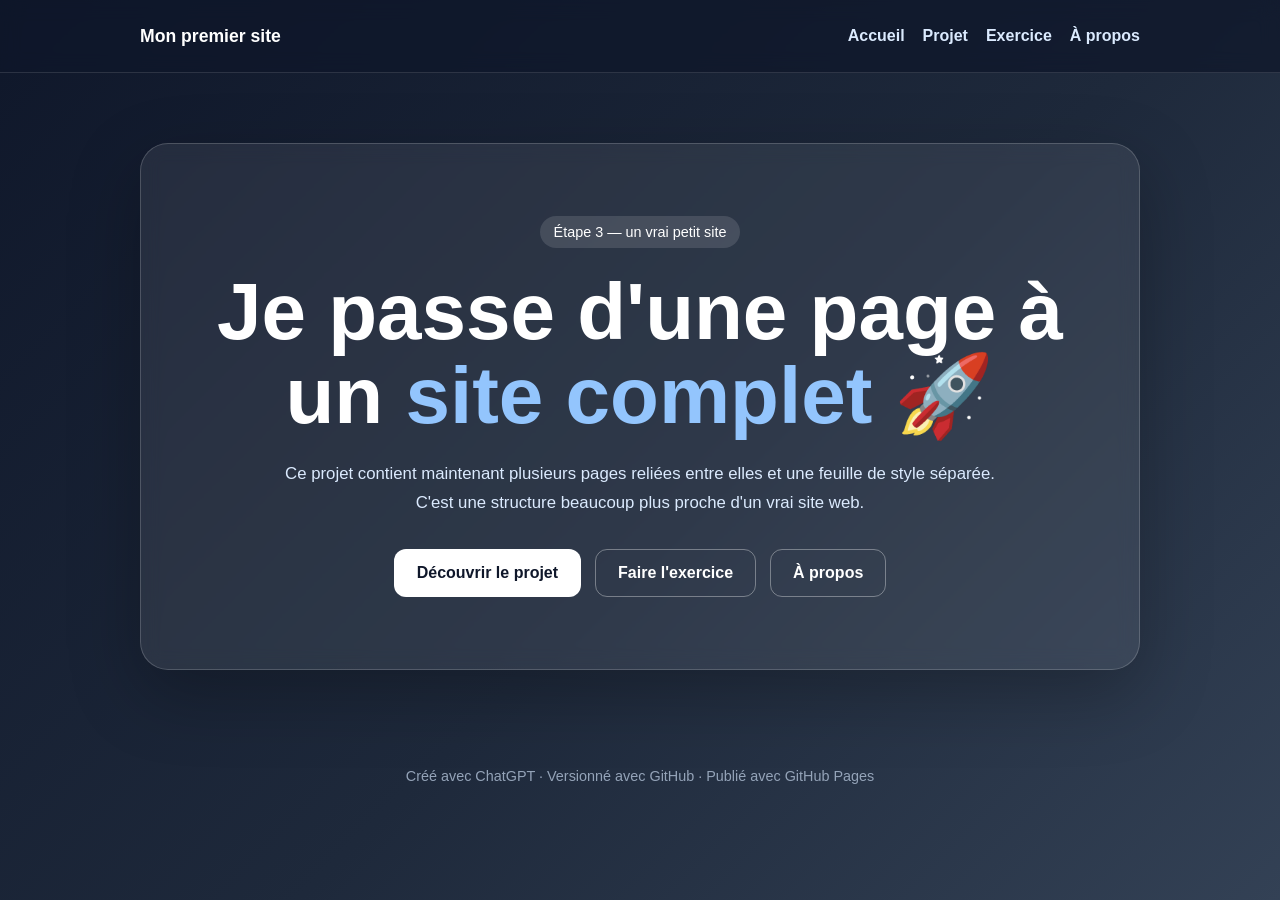
<file: index.html>
<!DOCTYPE html>
<html lang="fr">
<head>
  <meta charset="UTF-8">
  <meta name="viewport" content="width=device-width, initial-scale=1.0">
  <title>Mon premier vrai site</title>
  <link rel="stylesheet" href="styles.css">
</head>
<body>
  <header>
    <div class="container">
      <nav>
        <a class="brand" href="index.html">Mon premier site</a>
        <div class="nav-links">
          <a href="index.html">Accueil</a>
          <a href="projet.html">Projet</a>
          <a href="exercice.html">Exercice</a>
          <a href="a-propos.html">À propos</a>
        </div>
      </nav>
    </div>
  </header>

  <main class="container">
    <section class="hero">
      <div class="badge">Étape 3 — un vrai petit site</div>
      <h1>Je passe d'une page à un <span class="accent">site complet</span> 🚀</h1>
      <p>
        Ce projet contient maintenant plusieurs pages reliées entre elles et une feuille de style séparée.
        C'est une structure beaucoup plus proche d'un vrai site web.
      </p>

      <div class="actions">
        <a class="button primary" href="projet.html">Découvrir le projet</a>
        <a class="button" href="exercice.html">Faire l'exercice</a>
        <a class="button" href="a-propos.html">À propos</a>
      </div>
    </section>
  </main>

  <footer>Créé avec ChatGPT · Versionné avec GitHub · Publié avec GitHub Pages</footer>
</body>
</html>
</file>
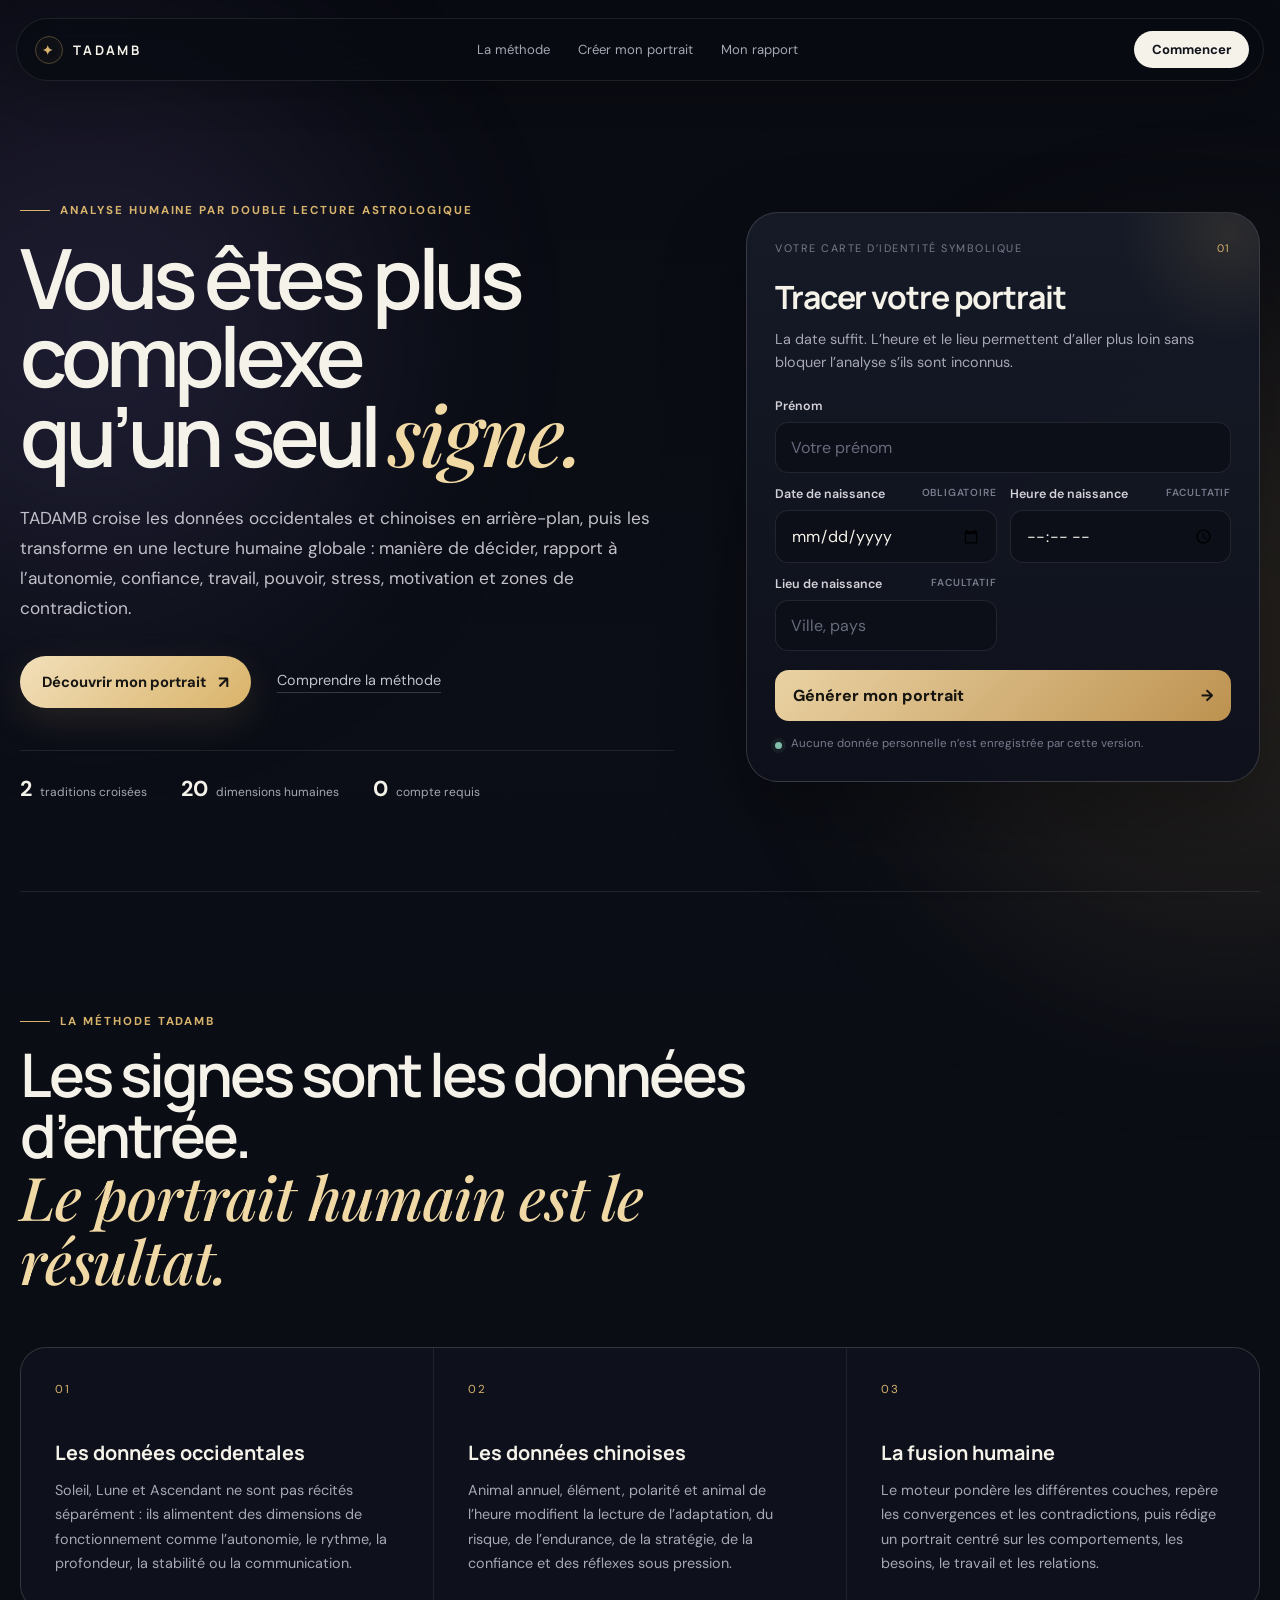
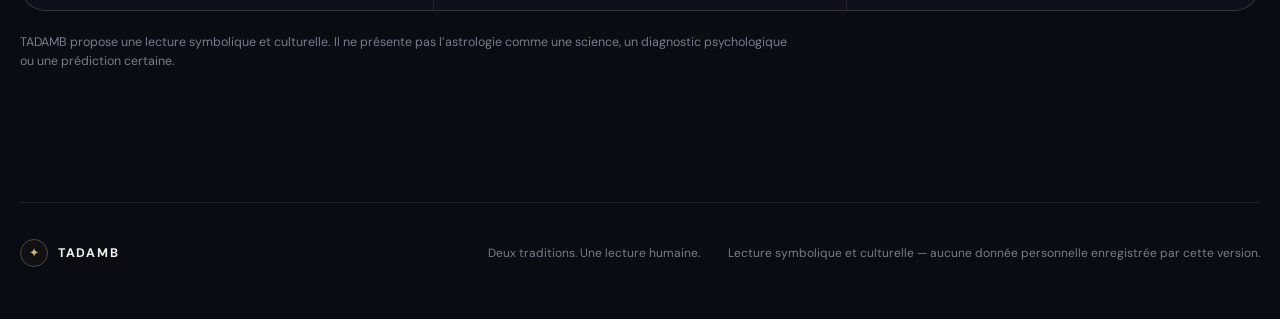
<file: tadamb/index.html>
<!doctype html>
<html lang="fr">
<head>
  <meta charset="utf-8" />
  <meta name="viewport" content="width=device-width,initial-scale=1" />
  <meta name="description" content="TADAMB — portrait astrologique croisé occidental et chinois, transformé en analyse humaine globale." />
  <meta name="theme-color" content="#0b0d16" />
  <title>TADAMB — Deux traditions. Une lecture humaine.</title>
  <link rel="stylesheet" href="styles.css" />
  <link rel="stylesheet" href="v4.css" />
</head>
<body>
  <div class="ambient ambient-a"></div><div class="ambient ambient-b"></div>
  <header class="site-header">
    <a class="brand" href="#top" aria-label="TADAMB — accueil"><span class="brand-orbit">✦</span><span>TADAMB</span></a>
    <nav class="site-nav" aria-label="Navigation principale"><a href="#method">La méthode</a><a href="#birth-studio">Créer mon portrait</a><a href="#results">Mon rapport</a></nav>
    <a class="header-cta" href="#birth-studio">Commencer</a>
  </header>

  <main id="top">
    <section class="hero-v3">
      <div class="hero-copy">
        <p class="kicker"><span></span> Analyse humaine par double lecture astrologique</p>
        <h1>Vous êtes plus complexe<br>qu’un seul <em>signe.</em></h1>
        <p class="hero-lead">TADAMB croise les données occidentales et chinoises en arrière-plan, puis les transforme en une lecture humaine globale : manière de décider, rapport à l’autonomie, confiance, travail, pouvoir, stress, motivation et zones de contradiction.</p>
        <div class="hero-actions"><a href="#birth-studio" class="primary-link">Découvrir mon portrait <span>↗</span></a><a href="#method" class="text-link">Comprendre la méthode</a></div>
        <div class="trust-row"><div><strong>2</strong><span>traditions croisées</span></div><div><strong>20</strong><span>dimensions humaines</span></div><div><strong>0</strong><span>compte requis</span></div></div>
      </div>

      <aside id="birth-studio" class="birth-studio" aria-labelledby="birth-title">
        <div class="studio-topline"><span>Votre carte d’identité symbolique</span><span class="studio-index">01</span></div>
        <h2 id="birth-title">Tracer votre portrait</h2>
        <p>La date suffit. L’heure et le lieu permettent d’aller plus loin sans bloquer l’analyse s’ils sont inconnus.</p>
        <form id="birth-form" class="birth-form" novalidate>
          <label class="field field-name"><span>Prénom</span><input id="firstName" name="firstName" type="text" placeholder="Votre prénom" autocomplete="given-name" /></label>
          <label class="field"><span>Date de naissance <b>obligatoire</b></span><input id="birthDate" name="birthDate" type="date" required /></label>
          <label class="field"><span>Heure de naissance <i>facultatif</i></span><input id="birthTime" name="birthTime" type="time" /></label>
          <label class="field"><span>Lieu de naissance <i>facultatif</i></span><input id="birthPlace" name="birthPlace" type="text" placeholder="Ville, pays" /></label>
          <button id="submitButton" type="submit">Générer mon portrait <span>→</span></button>
        </form>
        <div class="privacy-line"><span class="privacy-dot"></span><p id="status" class="status" aria-live="polite">Aucune donnée personnelle n’est enregistrée par cette version.</p></div>
      </aside>
    </section>

    <section id="method" class="method-section">
      <div class="method-intro"><p class="kicker"><span></span> La méthode TADAMB</p><h2>Les signes sont les données d’entrée.<br><em>Le portrait humain est le résultat.</em></h2></div>
      <div class="method-grid">
        <article><span class="method-no">01</span><h3>Les données occidentales</h3><p>Soleil, Lune et Ascendant ne sont pas récités séparément : ils alimentent des dimensions de fonctionnement comme l’autonomie, le rythme, la profondeur, la stabilité ou la communication.</p></article>
        <article><span class="method-no">02</span><h3>Les données chinoises</h3><p>Animal annuel, élément, polarité et animal de l’heure modifient la lecture de l’adaptation, du risque, de l’endurance, de la stratégie, de la confiance et des réflexes sous pression.</p></article>
        <article><span class="method-no">03</span><h3>La fusion humaine</h3><p>Le moteur pondère les différentes couches, repère les convergences et les contradictions, puis rédige un portrait centré sur les comportements, les besoins, le travail et les relations.</p></article>
      </div>
      <p class="method-note">TADAMB propose une lecture symbolique et culturelle. Il ne présente pas l’astrologie comme une science, un diagnostic psychologique ou une prédiction certaine.</p>
    </section>

    <section id="results" class="results hidden" aria-live="polite">
      <div class="results-hero">
        <div class="result-title-wrap"><p class="kicker"><span></span> Votre portrait TADAMB</p><h2><span id="profileDisplayName">Votre</span> fonctionnement humain</h2><p id="resultIntro">Un portrait construit à partir des informations réellement disponibles.</p></div>
        <div class="precision-card location-card"><span>Niveau de précision</span><strong id="profileLevel">—</strong><small id="resolvedMeta">—</small></div>
      </div>

      <nav class="result-nav" aria-label="Navigation du portrait"><a href="#overview">Repères</a><a href="#western">Architecture interne</a><a href="#china">Adaptation</a><a href="#fusion">Analyse fusionnée</a><a href="#detailedReport">Rapport humain</a></nav>

      <section id="overview" class="overview-stage">
        <div class="overview-copy"><p class="section-label">Les données sources</p><h3>Six repères.<br><em>Une seule analyse.</em></h3><p>Les signes restent visibles ici pour transparence. Dans le rapport, ils sont convertis en dimensions humaines et ne sont plus récités les uns après les autres.</p></div>
        <div class="signature-grid result-grid">
          <div class="signature-card"><span>Soleil</span><strong id="sunSign">—</strong><small>Identité, volonté, direction</small></div>
          <div class="signature-card"><span>Lune</span><strong id="moonSign">—</strong><small>Besoin émotionnel, intimité</small></div>
          <div class="signature-card"><span>Ascendant</span><strong id="risingSign">—</strong><small>Présence, première impression</small></div>
          <div class="signature-card chinese-signature"><span>Animal annuel</span><strong id="yearAnimal">—</strong><small>Stratégie d’adaptation</small></div>
          <div class="signature-card chinese-signature"><span>Élément & polarité</span><strong id="yearElement">—</strong><small>Rythme et modulation</small></div>
          <div class="signature-card chinese-signature"><span>Animal de l’heure</span><strong id="hourAnimal">—</strong><small>Réaction instinctive</small></div>
        </div>
      </section>

      <div class="dual-reading">
        <article id="western" class="reading-panel occidental"><div class="reading-heading"><div><span class="section-label">Source occidentale</span><h3>Votre architecture interne.</h3></div><span class="reading-glyph">☉ ☽ ↑</span></div><p id="westernText" class="portrait-text"></p><div class="reading-foot"><span>Identité</span><span>Monde intérieur</span><span>Présence sociale</span></div></article>
        <article id="china" class="reading-panel chinese"><div class="reading-heading"><div><span class="section-label">Source chinoise</span><h3>Votre style d’adaptation.</h3></div><span class="reading-glyph">陰陽</span></div><p id="chineseText" class="portrait-text"></p><div class="chinese-detail-grid">
          <article class="micro-card"><span>Décision</span><p id="chineseTemperament"></p></article><article class="micro-card"><span>Ressources au travail</span><p id="chineseStrengths"></p></article><article class="micro-card"><span>Sous pression</span><p id="chineseChallenges"></p></article><article class="micro-card"><span>Lien & confiance</span><p id="chineseLove"></p></article><article class="micro-card"><span>Rapport à l’autorité</span><p id="chineseWork"></p></article><article class="micro-card"><span>Tension structurante</span><p id="chineseElementText"></p></article>
        </div></article>
      </div>

      <article id="fusion" class="fusion result-card"><div class="fusion-mark">✦</div><div class="fusion-body"><span class="section-label">Analyse humaine fusionnée</span><h3>Ce que l’ensemble raconte<br><em>de votre fonctionnement.</em></h3><p class="fusion-intro">Les références astrologiques disparaissent ici au profit d’une lecture intégrée : moteurs, contradictions, décisions, relations et comportement sous contrainte.</p><p id="fusionText" class="portrait-text large"></p><div id="combinationAnalysis" class="combination-analysis" hidden></div></div></article>

      <section id="detailedReport" class="report-panel">
        <div class="report-head"><div><span class="section-label">Rapport humain TADAMB</span><h3>Votre fonctionnement fusionné,<br><em>en profondeur.</em></h3></div><button id="exportPdfBtn" class="pdf-export-btn" type="button" disabled>Exporter en PDF</button></div>
        <nav id="reportTabs" class="report-tabs" aria-label="Onglets du rapport"></nav>
        <div id="reportContent" class="report-content"></div>
      </section>

      <div class="deep-dive-marker"><div><span class="section-label">Mise en situation</span><h3>Les grilles pratiques</h3></div><p>Des traductions concrètes du portrait dans les situations de vie, de travail et de relation.</p></div>

      <details class="deep-section life-panel" open><summary><div><span class="section-label">Domaines de vie</span><h3>Comment ce fonctionnement s’exprime</h3></div><span class="summary-plus">+</span></summary><div class="deep-inner"><div class="life-grid">
        <article class="life-card"><span>Travail</span><p id="lifeWork"></p></article><article class="life-card"><span>Amour</span><p id="lifeLove"></p></article><article class="life-card"><span>Amitiés</span><p id="lifeFriends"></p></article><article class="life-card"><span>Communication</span><p id="lifeCommunication"></p></article><article class="life-card"><span>Argent & sécurité</span><p id="lifeMoney"></p></article><article class="life-card"><span>Créativité & projets</span><p id="lifeCreativity"></p></article><article class="life-card"><span>Famille & attachement</span><p id="lifeFamily"></p></article><article class="life-card"><span>Changement & décisions</span><p id="lifeChange"></p></article><article class="life-card"><span>Points de vigilance</span><p id="lifeWatch"></p></article>
      </div></div></details>

      <details class="deep-section keys-panel"><summary><div><span class="section-label">Clés personnelles</span><h3>Ce qui vous porte et vous fragilise</h3></div><span class="summary-plus">+</span></summary><div class="deep-inner"><div class="keys-grid">
        <article class="key-card"><span>Forces</span><p id="keyStrengths"></p></article><article class="key-card"><span>Fragilités</span><p id="keyFragilities"></p></article><article class="key-card"><span>Besoins profonds</span><p id="keyNeeds"></p></article><article class="key-card"><span>Ce qui vous motive</span><p id="keyMotivations"></p></article><article class="key-card"><span>Ce qui vous épuise</span><p id="keyDrains"></p></article><article class="key-card"><span>Compatibilités relationnelles</span><p id="keyCompatibility"></p></article>
      </div></div></details>

      <details class="deep-section manual-panel"><summary><div><span class="section-label">Votre mode d’emploi</span><h3>Comment fonctionner avec vous</h3></div><span class="summary-plus">+</span></summary><div class="deep-inner"><div class="manual-grid">
        <article><span>Pour vous approcher</span><p id="manualApproach"></p></article><article><span>Pour vous convaincre</span><p id="manualConvince"></p></article><article><span>En cas de conflit</span><p id="manualConflict"></p></article><article><span>Quand ça va mal</span><p id="manualSupport"></p></article><article><span>Ce qui vous fait décrocher</span><p id="manualDisconnect"></p></article>
      </div></div></details>

      <details class="deep-section compatibility-panel"><summary><div><span class="section-label">Compatibilité entre signes</span><h3>Une grille secondaire, jamais le portrait principal</h3></div><span class="summary-plus">+</span></summary><div class="deep-inner"><div class="compat-grid">
        <article class="compat-card strong"><span>Affinités naturelles</span><p id="compatStrong"></p></article><article class="compat-card complementary"><span>Complémentarités</span><p id="compatComplementary"></p></article><article class="compat-card demanding"><span>Relations plus exigeantes</span><p id="compatDemanding"></p></article>
      </div></div></details>

      <aside class="precision"><strong>Transparence de calcul</strong><p id="precisionWarning"></p></aside>
    </section>
  </main>

  <footer class="site-footer"><div><span class="brand-orbit">✦</span><strong>TADAMB</strong></div><p>Deux traditions. Une lecture humaine.</p><small>Lecture symbolique et culturelle — aucune donnée personnelle enregistrée par cette version.</small></footer>
  <script type="module" src="js/main.js"></script>
</body>
</html>
</file>
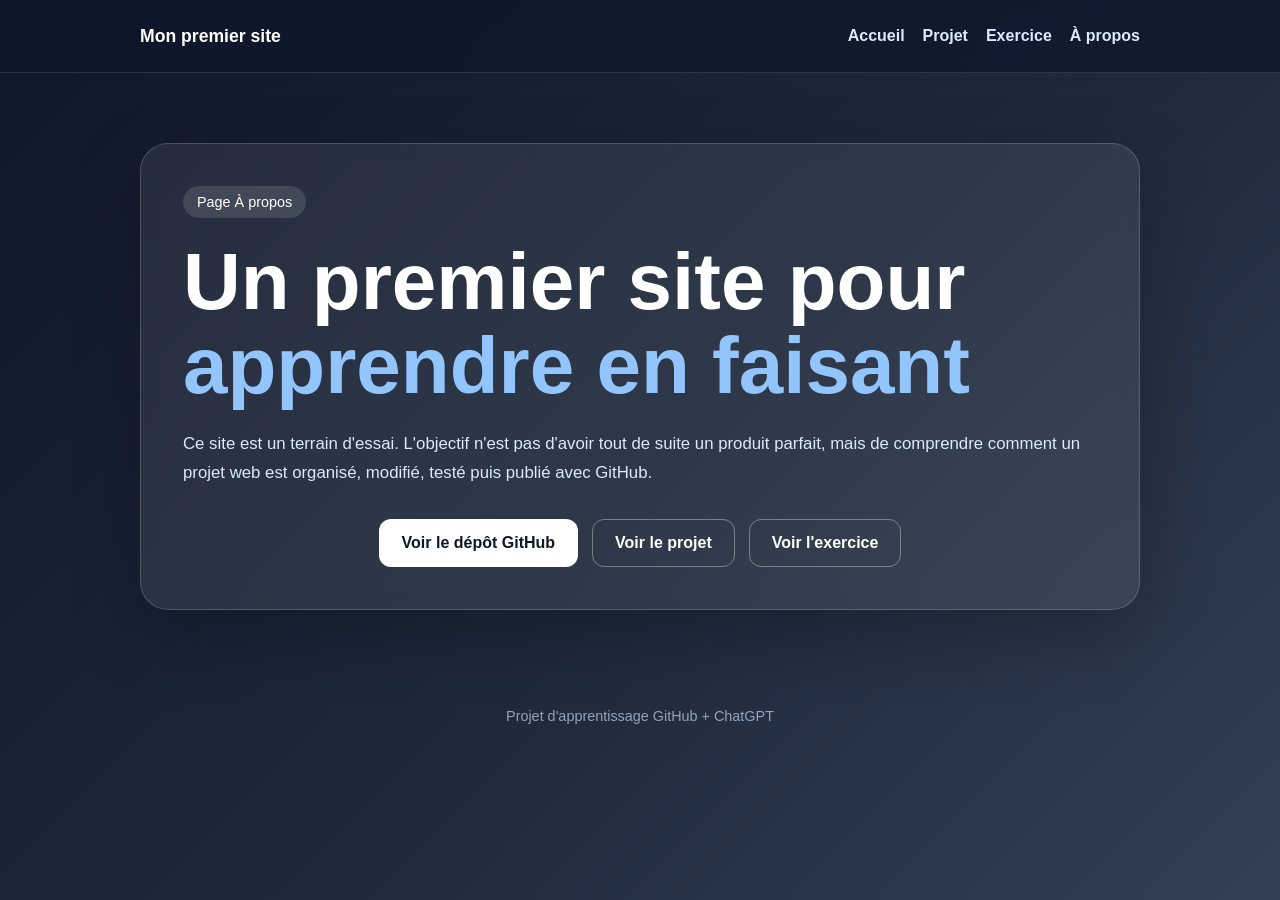
<file: a-propos.html>
<!DOCTYPE html>
<html lang="fr">
<head>
  <meta charset="UTF-8">
  <meta name="viewport" content="width=device-width, initial-scale=1.0">
  <title>À propos — Mon premier site</title>
  <link rel="stylesheet" href="styles.css">
</head>
<body>
  <header>
    <div class="container">
      <nav>
        <a class="brand" href="index.html">Mon premier site</a>
        <div class="nav-links">
          <a href="index.html">Accueil</a>
          <a href="projet.html">Projet</a>
          <a href="exercice.html">Exercice</a>
          <a href="a-propos.html">À propos</a>
        </div>
      </nav>
    </div>
  </header>

  <main class="container">
    <section class="panel">
      <div class="badge">Page À propos</div>
      <h1>Un premier site pour <span class="accent">apprendre en faisant</span></h1>
      <p>
        Ce site est un terrain d'essai. L'objectif n'est pas d'avoir tout de suite un produit parfait,
        mais de comprendre comment un projet web est organisé, modifié, testé puis publié avec GitHub.
      </p>
      <div class="actions">
        <a class="button primary" href="https://github.com/WillHaz/Mon-premier-projet-" target="_blank" rel="noopener noreferrer">Voir le dépôt GitHub</a>
        <a class="button" href="projet.html">Voir le projet</a>
        <a class="button" href="exercice.html">Voir l'exercice</a>
      </div>
    </section>
  </main>

  <footer>Projet d'apprentissage GitHub + ChatGPT</footer>
</body>
</html>
</file>
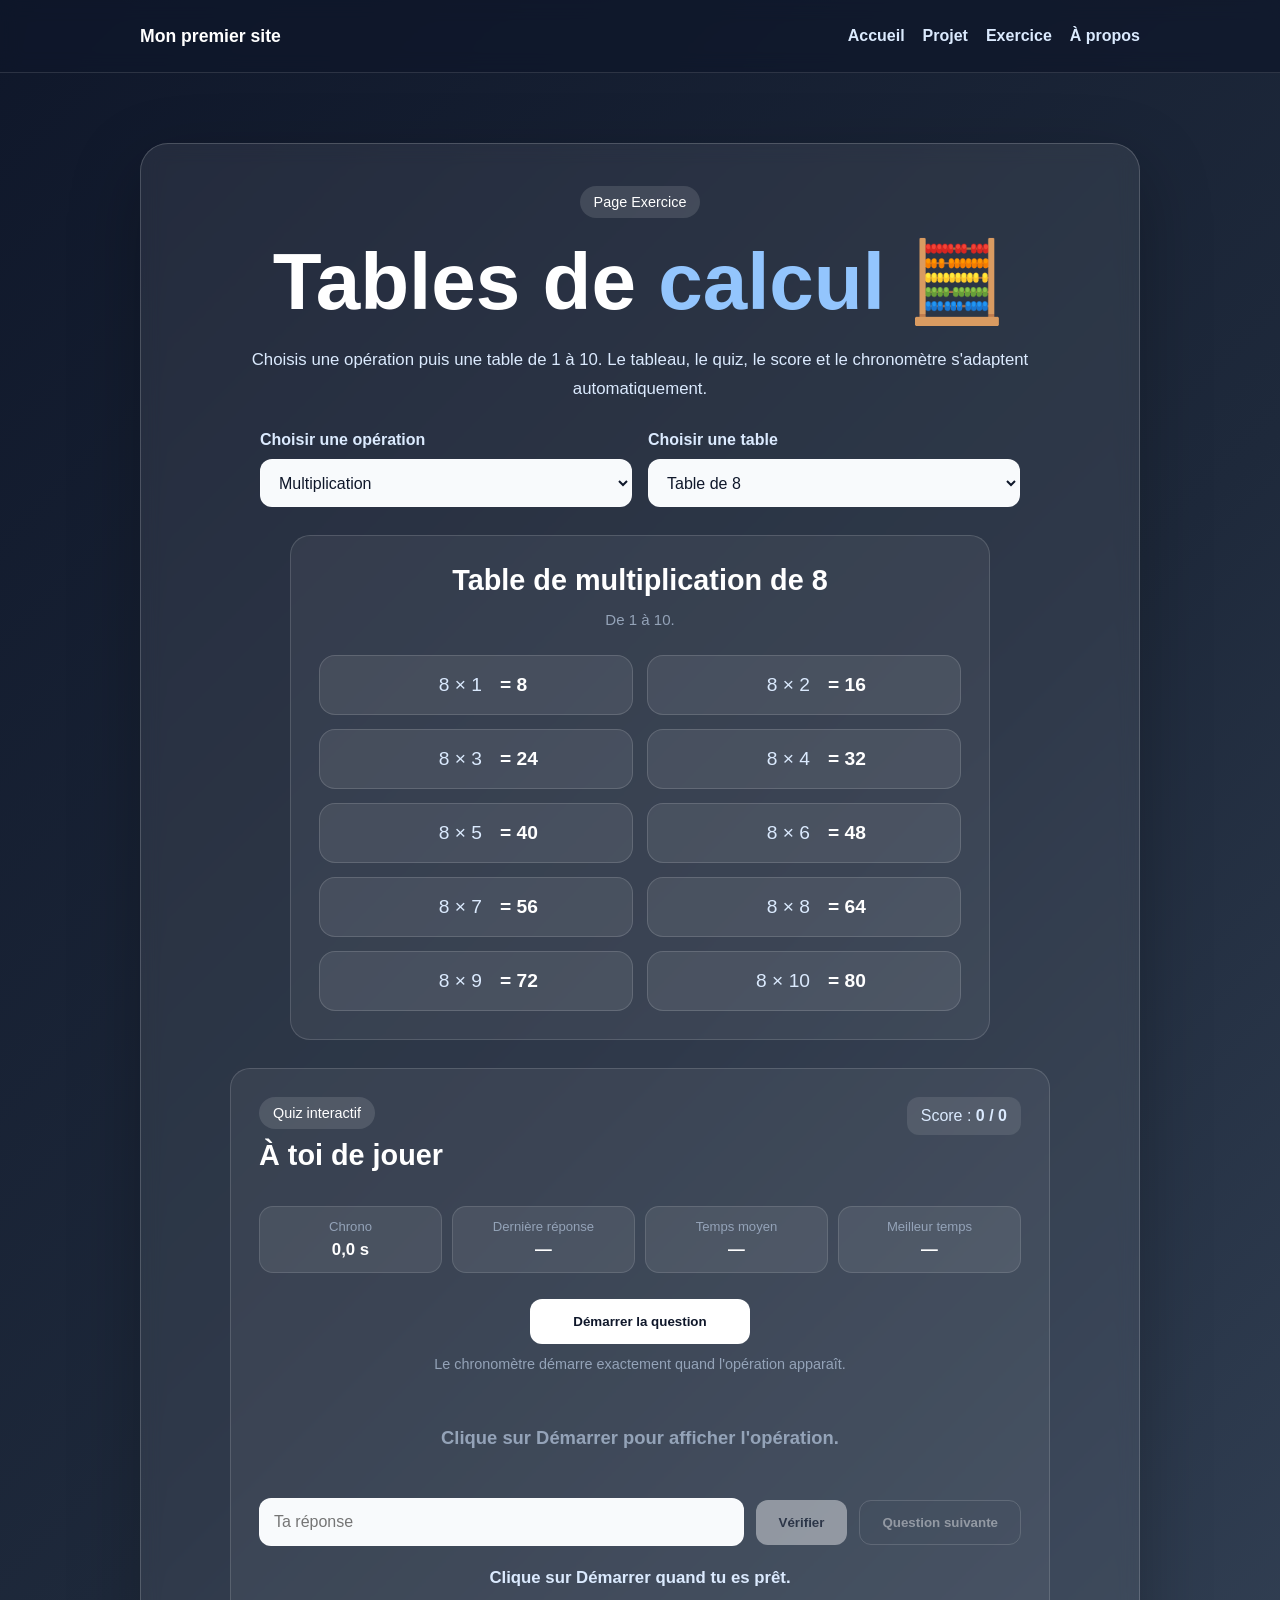
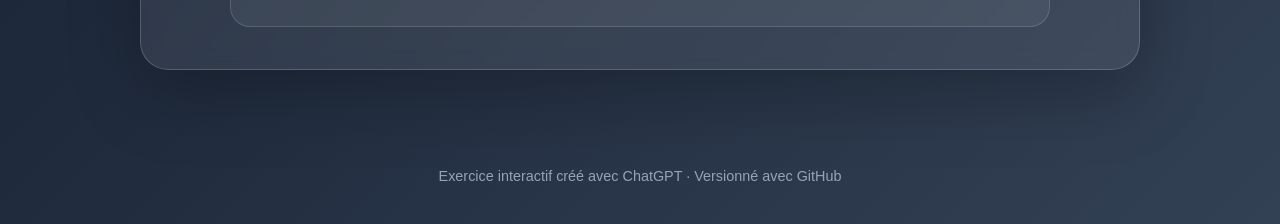
<file: exercice.html>
<!DOCTYPE html>
<html lang="fr">
<head>
  <meta charset="UTF-8">
  <meta name="viewport" content="width=device-width, initial-scale=1.0">
  <title>Exercice — Tables de calcul</title>
  <link rel="stylesheet" href="styles.css">
</head>
<body>
  <header>
    <div class="container">
      <nav>
        <a class="brand" href="index.html">Mon premier site</a>
        <div class="nav-links">
          <a href="index.html">Accueil</a>
          <a href="projet.html">Projet</a>
          <a href="exercice.html">Exercice</a>
          <a href="a-propos.html">À propos</a>
        </div>
      </nav>
    </div>
  </header>

  <main class="container">
    <section class="panel exercice-panel">
      <div class="badge">Page Exercice</div>
      <h1>Tables de <span class="accent">calcul</span> 🧮</h1>
      <p class="exercise-intro">Choisis une opération puis une table de 1 à 10. Le tableau, le quiz, le score et le chronomètre s'adaptent automatiquement.</p>

      <div class="exercise-controls controls-grid">
        <div>
          <label for="operation-select">Choisir une opération</label>
          <select id="operation-select" aria-label="Choisir une opération">
            <option value="multiplication" selected>Multiplication</option>
            <option value="division">Division</option>
            <option value="addition">Addition</option>
            <option value="soustraction">Soustraction</option>
          </select>
        </div>

        <div>
          <label for="table-select">Choisir une table</label>
          <select id="table-select" aria-label="Choisir une table">
            <option value="1">Table de 1</option>
            <option value="2">Table de 2</option>
            <option value="3">Table de 3</option>
            <option value="4">Table de 4</option>
            <option value="5">Table de 5</option>
            <option value="6">Table de 6</option>
            <option value="7">Table de 7</option>
            <option value="8" selected>Table de 8</option>
            <option value="9">Table de 9</option>
            <option value="10">Table de 10</option>
          </select>
        </div>
      </div>

      <section class="table-card" aria-labelledby="table-title">
        <h2 id="table-title">Table de multiplication de 8</h2>
        <p id="table-note" class="table-note">De 1 à 10.</p>
        <div id="operation-table" class="operation-table" aria-live="polite"></div>
      </section>

      <section class="quiz-card" aria-labelledby="quiz-title">
        <div class="quiz-heading">
          <div>
            <span class="badge small-badge">Quiz interactif</span>
            <h2 id="quiz-title">À toi de jouer</h2>
          </div>
          <div class="score" aria-live="polite">Score : <strong id="score-value">0 / 0</strong></div>
        </div>

        <div class="quiz-stats" aria-live="polite">
          <div class="stat-card">
            <span>Chrono</span>
            <strong id="timer-value">0,0 s</strong>
          </div>
          <div class="stat-card">
            <span>Dernière réponse</span>
            <strong id="last-time-value">—</strong>
          </div>
          <div class="stat-card">
            <span>Temps moyen</span>
            <strong id="average-time-value">—</strong>
          </div>
          <div class="stat-card">
            <span>Meilleur temps</span>
            <strong id="best-time-value">—</strong>
          </div>
        </div>

        <div class="quiz-launch">
          <button class="button primary start-button" id="start-question" type="button">Démarrer la question</button>
          <p>Le chronomètre démarre exactement quand l'opération apparaît.</p>
        </div>

        <p id="question" class="quiz-question waiting">Clique sur Démarrer pour afficher l'opération.</p>

        <form id="quiz-form" class="quiz-form">
          <label for="answer" class="sr-only">Ta réponse</label>
          <input id="answer" name="answer" type="number" inputmode="numeric" autocomplete="off" placeholder="Ta réponse" required disabled>
          <button class="button primary" id="check-answer" type="submit" disabled>Vérifier</button>
          <button class="button" id="next-question" type="button" disabled>Question suivante</button>
        </form>

        <p id="feedback" class="quiz-feedback" aria-live="polite">Clique sur Démarrer quand tu es prêt.</p>
      </section>
    </section>
  </main>

  <footer>Exercice interactif créé avec ChatGPT · Versionné avec GitHub</footer>

  <script>
    const operationSelect = document.getElementById('operation-select');
    const tableSelect = document.getElementById('table-select');
    const tableTitle = document.getElementById('table-title');
    const tableNote = document.getElementById('table-note');
    const tableContainer = document.getElementById('operation-table');
    const quizForm = document.getElementById('quiz-form');
    const answerInput = document.getElementById('answer');
    const questionText = document.getElementById('question');
    const feedback = document.getElementById('feedback');
    const startButton = document.getElementById('start-question');
    const checkButton = document.getElementById('check-answer');
    const nextButton = document.getElementById('next-question');
    const scoreValue = document.getElementById('score-value');
    const timerValue = document.getElementById('timer-value');
    const lastTimeValue = document.getElementById('last-time-value');
    const averageTimeValue = document.getElementById('average-time-value');
    const bestTimeValue = document.getElementById('best-time-value');

    const operationLabels = {
      multiplication: 'multiplication',
      division: 'division',
      addition: 'addition',
      soustraction: 'soustraction'
    };

    let selectedOperation = operationSelect.value;
    let selectedTable = Number(tableSelect.value);
    let currentCorrectAnswer = 0;
    let currentExpression = '';
    let correctAnswers = 0;
    let answeredQuestions = 0;
    let currentQuestionAnswered = false;
    let questionRunning = false;
    let questionStartedAt = 0;
    let timerInterval = null;
    let totalResponseTime = 0;
    let bestResponseTime = null;

    function formatTime(seconds) {
      return `${seconds.toFixed(1).replace('.', ',')} s`;
    }

    function getCalculation(factor) {
      switch (selectedOperation) {
        case 'division': {
          const dividend = selectedTable * factor;
          return {
            expression: `${dividend} ÷ ${selectedTable}`,
            answer: factor
          };
        }
        case 'addition':
          return {
            expression: `${selectedTable} + ${factor}`,
            answer: selectedTable + factor
          };
        case 'soustraction':
          return {
            expression: `${selectedTable} − ${factor}`,
            answer: selectedTable - factor
          };
        case 'multiplication':
        default:
          return {
            expression: `${selectedTable} × ${factor}`,
            answer: selectedTable * factor
          };
      }
    }

    function renderTable() {
      const label = operationLabels[selectedOperation];
      tableTitle.textContent = `Table de ${label} de ${selectedTable}`;
      tableNote.textContent = selectedOperation === 'division'
        ? `Multiples de ${selectedTable} divisés par ${selectedTable}, pour obtenir des résultats entiers de 1 à 10.`
        : selectedOperation === 'soustraction'
          ? 'De 1 à 10. Certaines réponses peuvent être négatives.'
          : 'De 1 à 10.';

      tableContainer.innerHTML = '';

      for (let i = 1; i <= 10; i += 1) {
        const calculation = getCalculation(i);
        const row = document.createElement('div');
        const expression = document.createElement('span');
        const result = document.createElement('strong');
        expression.textContent = calculation.expression;
        result.textContent = `= ${calculation.answer}`;
        row.append(expression, result);
        tableContainer.appendChild(row);
      }
    }

    function stopTimer() {
      if (!questionStartedAt) return 0;
      const elapsed = (performance.now() - questionStartedAt) / 1000;
      clearInterval(timerInterval);
      timerInterval = null;
      questionStartedAt = 0;
      timerValue.textContent = formatTime(elapsed);
      return elapsed;
    }

    function startTimer() {
      clearInterval(timerInterval);
      questionStartedAt = performance.now();
      timerValue.textContent = '0,0 s';

      timerInterval = setInterval(() => {
        const elapsed = (performance.now() - questionStartedAt) / 1000;
        timerValue.textContent = formatTime(elapsed);
      }, 100);
    }

    function prepareQuestion() {
      clearInterval(timerInterval);
      timerInterval = null;
      questionStartedAt = 0;

      const factor = Math.floor(Math.random() * 10) + 1;
      const calculation = getCalculation(factor);
      currentExpression = calculation.expression;
      currentCorrectAnswer = calculation.answer;
      currentQuestionAnswered = false;
      questionRunning = false;

      questionText.textContent = 'Clique sur Démarrer pour afficher l\'opération.';
      questionText.classList.add('waiting');
      answerInput.value = '';
      answerInput.disabled = true;
      checkButton.disabled = true;
      nextButton.disabled = true;
      startButton.disabled = false;
      timerValue.textContent = '0,0 s';
      feedback.textContent = 'Clique sur Démarrer quand tu es prêt.';
      feedback.className = 'quiz-feedback';
    }

    function startQuestion() {
      if (questionRunning || currentQuestionAnswered) return;

      questionRunning = true;
      questionText.textContent = `${currentExpression} = ?`;
      questionText.classList.remove('waiting');
      startButton.disabled = true;
      answerInput.disabled = false;
      checkButton.disabled = false;
      nextButton.disabled = true;
      feedback.textContent = 'Entre ta réponse puis clique sur Vérifier.';
      startTimer();
      answerInput.focus();
    }

    function updateScore() {
      scoreValue.textContent = `${correctAnswers} / ${answeredQuestions}`;
    }

    function updateTimingStats(lastTime) {
      lastTimeValue.textContent = formatTime(lastTime);
      totalResponseTime += lastTime;

      if (bestResponseTime === null || lastTime < bestResponseTime) {
        bestResponseTime = lastTime;
      }

      averageTimeValue.textContent = formatTime(totalResponseTime / answeredQuestions);
      bestTimeValue.textContent = formatTime(bestResponseTime);
    }

    function resetStats() {
      clearInterval(timerInterval);
      timerInterval = null;
      questionStartedAt = 0;
      correctAnswers = 0;
      answeredQuestions = 0;
      totalResponseTime = 0;
      bestResponseTime = null;
      updateScore();
      timerValue.textContent = '0,0 s';
      lastTimeValue.textContent = '—';
      averageTimeValue.textContent = '—';
      bestTimeValue.textContent = '—';
    }

    function changeExercise() {
      selectedOperation = operationSelect.value;
      selectedTable = Number(tableSelect.value);
      resetStats();
      renderTable();
      prepareQuestion();
    }

    operationSelect.addEventListener('change', changeExercise);
    tableSelect.addEventListener('change', changeExercise);
    startButton.addEventListener('click', startQuestion);

    quizForm.addEventListener('submit', (event) => {
      event.preventDefault();

      if (!questionRunning || currentQuestionAnswered) {
        return;
      }

      const rawAnswer = answerInput.value.trim();
      if (rawAnswer === '') {
        feedback.textContent = 'Entre une réponse.';
        return;
      }

      const userAnswer = Number(rawAnswer);
      if (!Number.isFinite(userAnswer)) {
        feedback.textContent = 'Entre un nombre valide.';
        return;
      }

      const responseTime = stopTimer();
      answeredQuestions += 1;
      currentQuestionAnswered = true;
      questionRunning = false;
      answerInput.disabled = true;
      checkButton.disabled = true;
      nextButton.disabled = false;
      updateTimingStats(responseTime);

      if (userAnswer === currentCorrectAnswer) {
        correctAnswers += 1;
        feedback.textContent = `Bravo, bonne réponse en ${formatTime(responseTime)} ! 🎉`;
        feedback.className = 'quiz-feedback correct';
      } else {
        feedback.textContent = `Pas tout à fait : la bonne réponse est ${currentCorrectAnswer}. Temps : ${formatTime(responseTime)}.`;
        feedback.className = 'quiz-feedback incorrect';
      }

      updateScore();
    });

    nextButton.addEventListener('click', prepareQuestion);

    renderTable();
    resetStats();
    prepareQuestion();
  </script>
</body>
</html>
</file>
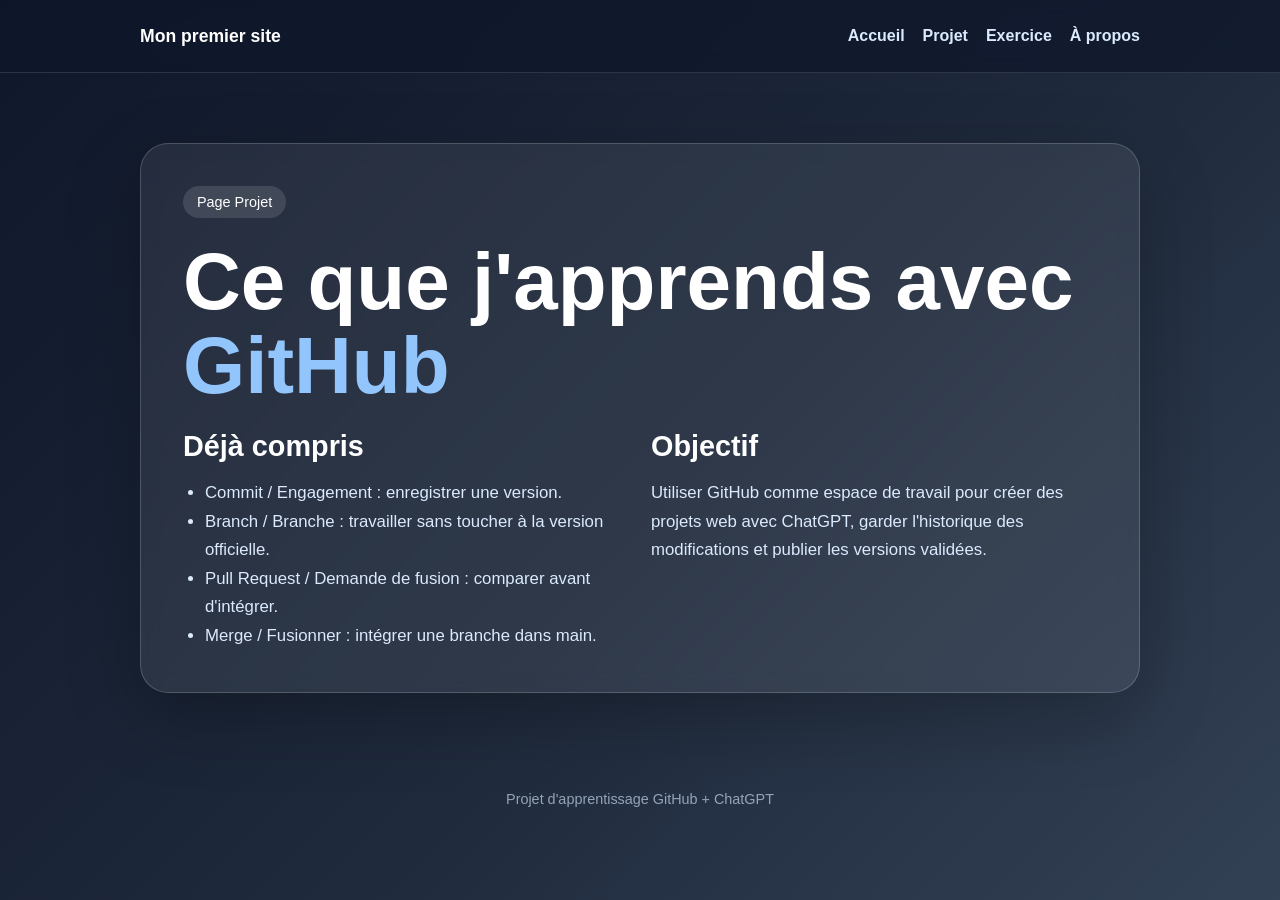
<file: projet.html>
<!DOCTYPE html>
<html lang="fr">
<head>
  <meta charset="UTF-8">
  <meta name="viewport" content="width=device-width, initial-scale=1.0">
  <title>Projet — Mon premier site</title>
  <link rel="stylesheet" href="styles.css">
</head>
<body>
  <header>
    <div class="container">
      <nav>
        <a class="brand" href="index.html">Mon premier site</a>
        <div class="nav-links">
          <a href="index.html">Accueil</a>
          <a href="projet.html">Projet</a>
          <a href="exercice.html">Exercice</a>
          <a href="a-propos.html">À propos</a>
        </div>
      </nav>
    </div>
  </header>

  <main class="container">
    <section class="panel">
      <div class="badge">Page Projet</div>
      <h1>Ce que j'apprends avec <span class="accent">GitHub</span></h1>
      <div class="grid">
        <div>
          <h2>Déjà compris</h2>
          <ul>
            <li>Commit / Engagement : enregistrer une version.</li>
            <li>Branch / Branche : travailler sans toucher à la version officielle.</li>
            <li>Pull Request / Demande de fusion : comparer avant d'intégrer.</li>
            <li>Merge / Fusionner : intégrer une branche dans main.</li>
          </ul>
        </div>
        <div>
          <h2>Objectif</h2>
          <p>
            Utiliser GitHub comme espace de travail pour créer des projets web avec ChatGPT,
            garder l'historique des modifications et publier les versions validées.
          </p>
        </div>
      </div>
    </section>
  </main>

  <footer>Projet d'apprentissage GitHub + ChatGPT</footer>
</body>
</html>
</file>
<file: styles.css>
* {
  box-sizing: border-box;
  margin: 0;
  padding: 0;
}

body {
  font-family: Arial, Helvetica, sans-serif;
  min-height: 100vh;
  background: linear-gradient(135deg, #0f172a, #1e293b 55%, #334155);
  color: white;
}

.container {
  width: min(1000px, calc(100% - 40px));
  margin: 0 auto;
}

header {
  border-bottom: 1px solid rgba(255, 255, 255, 0.12);
  background: rgba(15, 23, 42, 0.72);
  backdrop-filter: blur(10px);
  position: sticky;
  top: 0;
}

nav {
  min-height: 72px;
  display: flex;
  align-items: center;
  justify-content: space-between;
  gap: 20px;
}

.brand {
  color: white;
  text-decoration: none;
  font-weight: 800;
  font-size: 1.1rem;
}

.nav-links {
  display: flex;
  gap: 18px;
  flex-wrap: wrap;
}

.nav-links a {
  color: #dbeafe;
  text-decoration: none;
  font-weight: 600;
}

.nav-links a:hover {
  color: white;
}

main {
  padding: 70px 0;
}

.hero,
.panel {
  background: rgba(255, 255, 255, 0.08);
  border: 1px solid rgba(255, 255, 255, 0.18);
  border-radius: 28px;
  box-shadow: 0 24px 70px rgba(0, 0, 0, 0.25);
  backdrop-filter: blur(10px);
}

.hero {
  padding: 72px 52px;
  text-align: center;
}

.panel {
  padding: 42px;
}

.badge {
  display: inline-block;
  margin-bottom: 22px;
  padding: 8px 14px;
  border-radius: 999px;
  background: rgba(255, 255, 255, 0.12);
  font-size: 0.9rem;
}

.small-badge {
  margin-bottom: 10px;
}

h1 {
  font-size: clamp(2.4rem, 7vw, 5rem);
  line-height: 1.05;
  margin-bottom: 22px;
}

h2 {
  font-size: 1.8rem;
  margin-bottom: 16px;
}

.accent {
  color: #93c5fd;
}

p,
li {
  color: #dbeafe;
  line-height: 1.7;
  font-size: 1.05rem;
}

.hero p {
  max-width: 720px;
  margin: 0 auto;
}

.actions {
  margin-top: 32px;
  display: flex;
  justify-content: center;
  gap: 14px;
  flex-wrap: wrap;
}

.button {
  display: inline-block;
  padding: 14px 22px;
  border-radius: 12px;
  text-decoration: none;
  font-weight: 700;
  border: 1px solid rgba(255, 255, 255, 0.35);
  color: white;
  background: transparent;
  cursor: pointer;
}

.button.primary {
  background: white;
  color: #0f172a;
}

.button:disabled {
  cursor: not-allowed;
  opacity: 0.42;
}

.grid {
  display: grid;
  grid-template-columns: repeat(2, minmax(0, 1fr));
  gap: 22px;
}

ul {
  padding-left: 22px;
}

.exercice-panel {
  text-align: center;
}

.exercise-intro {
  margin-bottom: 28px;
}

.exercise-controls {
  max-width: 760px;
  margin: 0 auto 28px;
  display: grid;
  gap: 16px;
  text-align: left;
}

.controls-grid {
  grid-template-columns: repeat(2, minmax(0, 1fr));
}

.controls-grid > div {
  min-width: 0;
  display: grid;
  gap: 10px;
}

.exercise-controls label {
  font-weight: 700;
  color: #dbeafe;
}

.exercise-controls select,
.quiz-form input {
  width: 100%;
  min-height: 48px;
  border-radius: 12px;
  border: 1px solid rgba(255, 255, 255, 0.22);
  background: #f8fafc;
  color: #0f172a;
  padding: 0 14px;
  font: inherit;
}

.table-card,
.quiz-card {
  margin: 0 auto;
  padding: 28px;
  border-radius: 20px;
  background: rgba(255, 255, 255, 0.06);
  border: 1px solid rgba(255, 255, 255, 0.14);
}

.table-card {
  max-width: 700px;
}

.quiz-card {
  max-width: 820px;
  margin-top: 28px;
}

.table-note {
  margin: -6px 0 22px;
  color: #94a3b8;
  font-size: 0.94rem;
  text-align: center;
}

.operation-table {
  display: grid;
  grid-template-columns: repeat(2, minmax(0, 1fr));
  gap: 14px;
}

.operation-table div {
  display: grid;
  grid-template-columns: minmax(90px, auto) minmax(60px, auto);
  justify-content: center;
  align-items: center;
  column-gap: 18px;
  background: rgba(255, 255, 255, 0.08);
  border: 1px solid rgba(255, 255, 255, 0.14);
  border-radius: 16px;
  padding: 18px 20px;
  color: #dbeafe;
  font-size: 1.2rem;
}

.operation-table span {
  text-align: right;
}

.operation-table strong {
  color: white;
  text-align: left;
}

.quiz-heading {
  display: flex;
  align-items: flex-start;
  justify-content: space-between;
  gap: 20px;
  text-align: left;
}

.score {
  padding: 10px 14px;
  border-radius: 12px;
  background: rgba(255, 255, 255, 0.1);
  color: #dbeafe;
  white-space: nowrap;
}

.quiz-stats {
  margin: 18px 0 8px;
  display: grid;
  grid-template-columns: repeat(4, minmax(0, 1fr));
  gap: 10px;
}

.stat-card {
  padding: 12px 10px;
  border-radius: 14px;
  background: rgba(255, 255, 255, 0.08);
  border: 1px solid rgba(255, 255, 255, 0.12);
  text-align: center;
}

.stat-card span {
  display: block;
  margin-bottom: 6px;
  color: #94a3b8;
  font-size: 0.82rem;
}

.stat-card strong {
  color: white;
  font-size: 1.05rem;
}

.quiz-launch {
  margin: 26px auto 8px;
  display: grid;
  justify-items: center;
  gap: 8px;
}

.quiz-launch p {
  color: #94a3b8;
  font-size: 0.9rem;
}

.start-button {
  min-width: 220px;
}

.quiz-question {
  margin: 24px auto;
  min-height: 74px;
  display: flex;
  align-items: center;
  justify-content: center;
  font-size: clamp(2rem, 6vw, 3.5rem);
  font-weight: 800;
  color: white;
  text-align: center;
}

.quiz-question.waiting {
  font-size: 1.15rem;
  font-weight: 600;
  color: #94a3b8;
}

.quiz-form {
  display: grid;
  grid-template-columns: minmax(140px, 1fr) auto auto;
  gap: 12px;
  align-items: center;
}

.quiz-feedback {
  min-height: 34px;
  margin-top: 18px;
  font-weight: 700;
  text-align: center;
}

.quiz-feedback.correct {
  color: #bbf7d0;
}

.quiz-feedback.incorrect {
  color: #fecaca;
}

.sr-only {
  position: absolute;
  width: 1px;
  height: 1px;
  padding: 0;
  margin: -1px;
  overflow: hidden;
  clip: rect(0, 0, 0, 0);
  white-space: nowrap;
  border: 0;
}

footer {
  padding: 28px 0 40px;
  text-align: center;
  color: #94a3b8;
  font-size: 0.9rem;
}

@media (max-width: 700px) {
  nav {
    align-items: flex-start;
    flex-direction: column;
    padding: 18px 0;
  }

  .hero,
  .panel {
    padding: 38px 24px;
    border-radius: 22px;
  }

  .grid,
  .controls-grid,
  .operation-table {
    grid-template-columns: 1fr;
  }

  .operation-table div {
    grid-template-columns: minmax(80px, auto) minmax(55px, auto);
  }

  .quiz-heading {
    flex-direction: column;
  }

  .quiz-stats {
    grid-template-columns: repeat(2, minmax(0, 1fr));
  }

  .quiz-form {
    grid-template-columns: 1fr;
  }
}
</file>
<file: tadamb/styles.css>
@import url('https://fonts.googleapis.com/css2?family=DM+Sans:wght@400;500;600;700&family=Manrope:wght@400;500;600;700&family=Playfair+Display:ital,wght@1,500;1,600&display=swap');

:root{
  --bg:#090b12;
  --bg-soft:#0e111b;
  --surface:#121621;
  --surface-2:#161b28;
  --surface-3:#1a2030;
  --line:rgba(255,255,255,.09);
  --line-strong:rgba(255,255,255,.15);
  --text:#f5f2ea;
  --muted:#a7a7b5;
  --muted-2:#777b8d;
  --gold:#d8b36b;
  --gold-soft:#f0d9a5;
  --violet:#8f7bd8;
  --jade:#80bfa9;
  --rose:#c99090;
  --radius-xl:34px;
  --radius-lg:26px;
  --radius-md:18px;
  --shadow:0 30px 80px rgba(0,0,0,.34);
}

*{box-sizing:border-box}
html{scroll-behavior:smooth;scroll-padding-top:96px}
body{margin:0;min-height:100vh;background:linear-gradient(180deg,#090b12 0%,#0b0e16 35%,#0a0c13 100%);color:var(--text);font-family:'DM Sans',system-ui,sans-serif;overflow-x:hidden}
a{color:inherit;text-decoration:none}
button,input{font:inherit}
::selection{background:rgba(216,179,107,.28);color:#fff}

.ambient{position:fixed;pointer-events:none;filter:blur(120px);opacity:.15;z-index:-1;border-radius:50%}
.ambient-a{width:540px;height:540px;left:-180px;top:60px;background:#8d76d0}
.ambient-b{width:620px;height:620px;right:-260px;top:320px;background:#b18b4f}
body::before{content:"";position:fixed;inset:0;z-index:-2;pointer-events:none;background-image:radial-gradient(circle,rgba(255,255,255,.22) .55px,transparent .7px);background-size:44px 44px;mask-image:linear-gradient(to bottom,#000 0,transparent 70%);opacity:.22}

.site-header{position:sticky;top:0;z-index:50;width:min(1320px,calc(100% - 32px));margin:18px auto 0;padding:12px 14px 12px 18px;display:flex;align-items:center;justify-content:space-between;border:1px solid var(--line);background:rgba(9,11,18,.74);backdrop-filter:blur(22px);border-radius:999px;box-shadow:0 10px 40px rgba(0,0,0,.2)}
.brand{display:flex;align-items:center;gap:10px;font-family:'Manrope',sans-serif;font-weight:700;letter-spacing:.18em;font-size:.82rem}
.brand-orbit{display:grid;place-items:center;width:28px;height:28px;border:1px solid rgba(216,179,107,.35);border-radius:50%;color:var(--gold);font-size:.8rem;box-shadow:inset 0 0 20px rgba(216,179,107,.06)}
.site-nav{display:flex;align-items:center;gap:28px;color:var(--muted);font-size:.82rem}
.site-nav a{transition:color .2s ease}
.site-nav a:hover{color:var(--text)}
.header-cta{padding:10px 18px;border-radius:999px;background:var(--text);color:#12141c;font-weight:700;font-size:.82rem}

main{width:min(1240px,calc(100% - 40px));margin:0 auto}
.hero-v3{min-height:calc(100vh - 90px);display:grid;grid-template-columns:1.12fr .88fr;align-items:center;gap:72px;padding:92px 0 70px}
.hero-copy{max-width:720px}
.kicker,.section-label{display:flex;align-items:center;gap:10px;text-transform:uppercase;letter-spacing:.17em;color:var(--gold);font-size:.72rem;font-weight:700}
.kicker>span{width:30px;height:1px;background:var(--gold)}
.hero-copy h1{font-family:'Manrope',sans-serif;font-size:clamp(3.8rem,6.5vw,7.4rem);letter-spacing:-.065em;line-height:.94;margin:20px 0 28px;font-weight:600}
.hero-copy h1 em,.method-intro h2 em,.overview-copy h3 em,.fusion h3 em{font-family:'Playfair Display',serif;font-weight:500;color:var(--gold-soft);letter-spacing:-.02em}
.hero-lead{max-width:650px;color:#c2c1ca;line-height:1.75;font-size:1.08rem;margin:0 0 32px}
.hero-actions{display:flex;align-items:center;gap:26px;margin-bottom:42px}
.primary-link{display:inline-flex;align-items:center;gap:12px;padding:15px 22px;background:linear-gradient(135deg,#f2dfba,#d9b369);color:#171612;border-radius:999px;font-weight:700;font-size:.92rem;box-shadow:0 12px 38px rgba(216,179,107,.13)}
.primary-link span{font-size:1.05rem}
.text-link{color:#c3c2cb;font-size:.9rem;border-bottom:1px solid rgba(255,255,255,.18);padding-bottom:3px}
.trust-row{display:flex;gap:34px;padding-top:24px;border-top:1px solid var(--line)}
.trust-row div{display:flex;align-items:baseline;gap:8px}.trust-row strong{font-size:1.35rem}.trust-row span{color:var(--muted);font-size:.75rem}

.birth-studio{position:relative;border:1px solid var(--line-strong);background:linear-gradient(180deg,rgba(22,27,40,.96),rgba(14,17,27,.96));border-radius:32px;padding:28px;box-shadow:var(--shadow);overflow:hidden}
.birth-studio::after{content:"";position:absolute;width:220px;height:220px;right:-80px;top:-90px;background:radial-gradient(circle,rgba(216,179,107,.12),transparent 70%);pointer-events:none}
.studio-topline{display:flex;justify-content:space-between;align-items:center;color:var(--muted-2);text-transform:uppercase;letter-spacing:.14em;font-size:.68rem;margin-bottom:20px}
.studio-index{color:var(--gold)}
.birth-studio h2{font-family:'Manrope',sans-serif;font-size:2rem;letter-spacing:-.035em;margin:0 0 9px}
.birth-studio>p{color:var(--muted);line-height:1.6;font-size:.9rem;margin:0 0 24px}
.birth-form{display:grid;grid-template-columns:1fr 1fr;gap:13px}
.field{display:grid;gap:8px}.field-name{grid-column:1/-1}.field span{display:flex;justify-content:space-between;color:#d4d2d9;font-size:.78rem;font-weight:600}.field span b,.field span i{font-size:.64rem;text-transform:uppercase;letter-spacing:.08em;font-style:normal;color:var(--muted-2);font-weight:600}
.field input{width:100%;border:1px solid var(--line);background:#0c0f18;color:var(--text);padding:14px 15px;border-radius:13px;outline:none;transition:.2s ease}.field input:focus{border-color:rgba(216,179,107,.55);box-shadow:0 0 0 4px rgba(216,179,107,.07)}.field input::placeholder{color:#666b7c}
.birth-form button{grid-column:1/-1;margin-top:6px;border:0;border-radius:14px;padding:15px 18px;background:linear-gradient(135deg,#ead2a3,#bd9250);color:#16140f;font-weight:800;cursor:pointer;display:flex;justify-content:space-between;align-items:center;transition:transform .2s ease,filter .2s ease}.birth-form button:hover:not(:disabled){transform:translateY(-1px);filter:brightness(1.04)}.birth-form button:disabled{opacity:.55;cursor:wait}
.privacy-line{display:flex;align-items:flex-start;gap:9px;margin-top:15px}.privacy-dot{width:7px;height:7px;border-radius:50%;background:var(--jade);margin-top:6px;box-shadow:0 0 0 4px rgba(128,191,169,.08)}.status{margin:0;color:var(--muted-2);font-size:.72rem;line-height:1.45}.status[data-state="success"]{color:var(--jade)}.status[data-state="error"]{color:#e99b9b}

.method-section{padding:110px 0 130px;border-top:1px solid var(--line)}
.method-intro{max-width:760px;margin-bottom:54px}.method-intro h2{font-family:'Manrope',sans-serif;font-size:clamp(2.4rem,4.7vw,4.9rem);line-height:1.02;letter-spacing:-.05em;margin:15px 0 0;font-weight:600}
.method-grid{display:grid;grid-template-columns:repeat(3,1fr);gap:1px;background:var(--line);border:1px solid var(--line);border-radius:26px;overflow:hidden}.method-grid article{background:var(--bg-soft);padding:34px;min-height:250px}.method-no{display:block;color:var(--gold);font-size:.72rem;letter-spacing:.16em;margin-bottom:42px}.method-grid h3{font-family:'Manrope';font-size:1.24rem;margin:0 0 12px}.method-grid p{color:var(--muted);font-size:.9rem;line-height:1.7;margin:0}.method-note{color:var(--muted-2);font-size:.78rem;max-width:780px;margin:22px 0 0;line-height:1.55}

.results{display:grid;gap:28px;padding:40px 0 120px}.hidden{display:none!important}
.results-hero{display:flex;justify-content:space-between;gap:30px;align-items:end;padding:52px 0 18px}.result-title-wrap h2{font-family:'Manrope';font-size:clamp(2.8rem,5vw,5rem);letter-spacing:-.055em;line-height:1;margin:14px 0}.result-title-wrap h2 span{color:var(--gold-soft)}#resultIntro{color:var(--muted);margin:0;max-width:600px}
.precision-card{min-width:300px;padding:18px 20px;border:1px solid var(--line);border-radius:18px;background:rgba(255,255,255,.025)}.precision-card span{display:block;color:var(--muted-2);font-size:.68rem;text-transform:uppercase;letter-spacing:.12em}.precision-card strong{display:block;margin:5px 0 4px;font-size:1rem}.precision-card small{color:var(--muted);line-height:1.4}

.result-nav{position:sticky;top:86px;z-index:30;display:flex;gap:7px;overflow-x:auto;padding:8px;border:1px solid var(--line);background:rgba(9,11,18,.78);backdrop-filter:blur(18px);border-radius:999px;scrollbar-width:none}.result-nav::-webkit-scrollbar{display:none}.result-nav a{white-space:nowrap;padding:9px 15px;border-radius:999px;color:var(--muted);font-size:.76rem;font-weight:600;transition:.2s}.result-nav a:hover,.result-nav a.active{background:rgba(255,255,255,.07);color:var(--text)}

.overview-stage{display:grid;grid-template-columns:.72fr 1.28fr;gap:26px;align-items:stretch;border:1px solid var(--line);border-radius:var(--radius-xl);padding:26px;background:linear-gradient(135deg,rgba(255,255,255,.026),rgba(255,255,255,.01))}.overview-copy{padding:22px}.overview-copy h3,.fusion h3,.deep-dive-marker h3{font-family:'Manrope';font-size:clamp(2rem,3.4vw,3.6rem);letter-spacing:-.05em;line-height:1.02;margin:14px 0 20px}.overview-copy>p:last-child{color:var(--muted);line-height:1.7;font-size:.92rem;max-width:420px}
.signature-grid{display:grid;grid-template-columns:repeat(3,1fr);gap:10px}.signature-card{display:flex;flex-direction:column;justify-content:space-between;min-height:150px;border:1px solid var(--line);background:#0f131d;border-radius:19px;padding:18px}.signature-card>span{color:var(--muted-2);font-size:.68rem;text-transform:uppercase;letter-spacing:.12em}.signature-card strong{font-family:'Manrope';font-size:1.1rem;line-height:1.28;margin:18px 0 8px}.signature-card small{color:var(--muted-2);font-size:.69rem}.signature-card.chinese-signature{background:linear-gradient(145deg,#11151f,#151521);border-color:rgba(143,123,216,.18)}

.dual-reading{display:grid;grid-template-columns:1fr 1fr;gap:20px}.reading-panel{border:1px solid var(--line);background:var(--surface);border-radius:var(--radius-xl);padding:34px;min-width:0}.reading-panel.chinese{background:linear-gradient(160deg,#121620,#15131c)}.reading-heading{display:flex;justify-content:space-between;gap:20px;align-items:flex-start;padding-bottom:22px;border-bottom:1px solid var(--line)}.reading-heading h3{font-family:'Manrope';font-size:1.7rem;line-height:1.12;letter-spacing:-.035em;margin:8px 0 0}.reading-glyph{color:rgba(216,179,107,.64);font-family:serif;font-size:1.4rem}.portrait-text{color:#d5d3dc;font-size:.98rem;line-height:1.84;margin:24px 0 0}.reading-foot{display:flex;gap:7px;flex-wrap:wrap;margin-top:26px}.reading-foot span{padding:6px 9px;border:1px solid var(--line);border-radius:999px;color:var(--muted-2);font-size:.67rem}.chinese-detail-grid{display:grid;grid-template-columns:1fr 1fr;gap:8px;margin-top:24px}.micro-card{border:1px solid var(--line);background:rgba(255,255,255,.018);border-radius:14px;padding:15px}.micro-card>span{display:block;color:var(--gold);font-size:.65rem;text-transform:uppercase;letter-spacing:.1em;margin-bottom:7px}.micro-card p{color:var(--muted);font-size:.76rem;line-height:1.55;margin:0}

.fusion{display:grid;grid-template-columns:120px 1fr;gap:28px;align-items:start;border:1px solid rgba(216,179,107,.25);background:linear-gradient(135deg,rgba(216,179,107,.075),rgba(143,123,216,.045));border-radius:var(--radius-xl);padding:42px;position:relative;overflow:hidden}.fusion::after{content:"";position:absolute;right:-80px;bottom:-160px;width:400px;height:400px;border-radius:50%;border:1px solid rgba(216,179,107,.09);box-shadow:0 0 0 60px rgba(216,179,107,.018),0 0 0 120px rgba(216,179,107,.012)}.fusion-mark{position:relative;z-index:1;width:88px;height:88px;border-radius:50%;display:grid;place-items:center;border:1px solid rgba(216,179,107,.35);color:var(--gold);font-size:1.8rem;box-shadow:inset 0 0 40px rgba(216,179,107,.08)}.fusion-body{position:relative;z-index:1}.fusion h3{margin-top:10px}.fusion-intro{color:var(--gold-soft);font-size:.92rem;line-height:1.6;max-width:760px}.portrait-text.large{font-size:1.08rem;line-height:1.9;max-width:900px}

.deep-dive-marker{display:flex;justify-content:space-between;gap:40px;align-items:end;padding:64px 8px 16px}.deep-dive-marker h3{margin-bottom:0}.deep-dive-marker>p{max-width:500px;color:var(--muted);font-size:.9rem;line-height:1.65;margin:0}

.deep-section{border:1px solid var(--line);background:rgba(255,255,255,.02);border-radius:22px;overflow:hidden}.deep-section summary{list-style:none;cursor:pointer;padding:24px 28px;display:flex;justify-content:space-between;gap:20px;align-items:center}.deep-section summary::-webkit-details-marker{display:none}.deep-section summary h3{font-family:'Manrope';font-size:1.5rem;margin:6px 0 0;letter-spacing:-.025em}.summary-plus{display:grid;place-items:center;width:34px;height:34px;border:1px solid var(--line);border-radius:50%;color:var(--gold);font-size:1.15rem;transition:transform .25s}.deep-section[open] .summary-plus{transform:rotate(45deg)}.deep-inner{padding:4px 28px 28px;border-top:1px solid var(--line)}.section-copy{color:var(--muted);line-height:1.65;font-size:.86rem}.life-copy{max-width:780px;margin:18px 0 22px}
.life-grid,.keys-grid{display:grid;grid-template-columns:repeat(3,1fr);gap:10px}.life-card,.key-card,.manual-grid article,.compat-card{border:1px solid var(--line);background:#0f131d;border-radius:16px;padding:18px;min-height:160px}.life-card span,.key-card span,.manual-grid span,.compat-card span{display:block;color:var(--gold);font-size:.67rem;text-transform:uppercase;letter-spacing:.1em;font-weight:700;margin-bottom:9px}.life-card p,.key-card p,.manual-grid p,.compat-card p{color:#c7c5cf;font-size:.82rem;line-height:1.62;margin:0}.manual-grid{display:grid;grid-template-columns:repeat(5,1fr);gap:9px}.compat-grid{display:grid;grid-template-columns:repeat(3,1fr);gap:10px}.compat-card.strong{border-color:rgba(128,191,169,.24)}.compat-card.complementary{border-color:rgba(216,179,107,.24)}.compat-card.demanding{border-color:rgba(201,144,144,.2)}
.precision{margin-top:4px;padding:18px 20px;border-left:2px solid rgba(216,179,107,.55);background:rgba(216,179,107,.035);color:var(--muted);font-size:.78rem;line-height:1.55;border-radius:0 14px 14px 0}.precision strong{display:block;color:#ddd7ca;margin-bottom:5px}.precision p{margin:0}

/* Dynamic detailed report: override legacy injected styles */
#detailedReport{border:1px solid rgba(216,179,107,.24)!important;background:linear-gradient(145deg,rgba(216,179,107,.045),rgba(143,123,216,.025))!important;border-radius:var(--radius-xl)!important;padding:36px!important;box-shadow:none!important}
#detailedReport .section-head{display:flex;justify-content:space-between;align-items:flex-start;gap:24px;margin-bottom:22px}
#detailedReport .step{display:block;color:var(--gold);text-transform:uppercase;letter-spacing:.14em;font-size:.68rem;font-weight:700}
#detailedReport h2{font-family:'Manrope';font-size:2.1rem;letter-spacing:-.04em;margin:8px 0 0}
#detailedReport .symbol{color:var(--gold);font-size:1.4rem}
#detailedReport .report-tabs{display:flex;gap:7px;overflow-x:auto;padding:4px 0 14px!important;margin:0 0 20px!important;scrollbar-width:none}#detailedReport .report-tabs::-webkit-scrollbar{display:none}
#detailedReport .report-tab{flex:0 0 auto!important;border:1px solid var(--line)!important;background:#0f131d!important;color:var(--muted)!important;border-radius:999px!important;padding:9px 13px!important;font-size:.73rem!important;font-weight:700!important;box-shadow:none!important;margin:0!important;width:auto!important}
#detailedReport .report-tab.active{background:var(--text)!important;color:#11131a!important;border-color:transparent!important}
#detailedReport .report-content{background:#0e121b!important;border:1px solid var(--line)!important;border-radius:20px!important;padding:30px!important}
#detailedReport .report-pane h3{color:var(--gold-soft)!important;font-family:'Manrope';font-size:1.1rem!important;margin:28px 0 8px!important}
#detailedReport .report-pane p{color:#d2d0d8!important;line-height:1.82!important;font-size:.94rem!important;max-width:900px!important}
#detailedReport .report-note,#detailedReport .editorial-callout{border-left:2px solid rgba(216,179,107,.5)!important;background:rgba(216,179,107,.05)!important;color:var(--muted)!important;border-radius:0 12px 12px 0!important}
#detailedReport .editorial-block{border-top:1px solid var(--line)!important}.pdf-export-wrap{border-radius:18px!important;background:rgba(255,255,255,.02)!important;border-color:var(--line)!important}.pdf-export-btn{background:var(--text)!important;color:#12141c!important;border-radius:999px!important}

.site-footer{width:min(1240px,calc(100% - 40px));margin:0 auto;padding:36px 0 52px;border-top:1px solid var(--line);display:grid;grid-template-columns:1fr auto auto;gap:28px;align-items:center;color:var(--muted-2)}.site-footer>div{display:flex;align-items:center;gap:10px}.site-footer strong{color:var(--text);letter-spacing:.14em;font-size:.78rem}.site-footer p,.site-footer small{margin:0;font-size:.75rem}

.reveal{opacity:0;transform:translateY(14px);transition:opacity .55s ease,transform .55s ease}.reveal.visible{opacity:1;transform:none}

@media(max-width:1050px){
  .hero-v3{grid-template-columns:1fr;gap:44px;padding-top:70px}.hero-copy{max-width:820px}.birth-studio{max-width:760px}
  .overview-stage{grid-template-columns:1fr}.dual-reading{grid-template-columns:1fr}.manual-grid{grid-template-columns:repeat(3,1fr)}
  .site-nav{display:none}
}
@media(max-width:820px){
  main{width:min(100% - 28px,1240px)}.site-header{width:calc(100% - 20px);margin-top:10px}.header-cta{display:none}
  .hero-v3{min-height:auto;padding:60px 0 80px}.hero-copy h1{font-size:clamp(3.2rem,14vw,5.5rem)}.hero-actions{align-items:flex-start;flex-direction:column;gap:14px}.trust-row{gap:18px;flex-wrap:wrap}
  .method-section{padding:80px 0}.method-grid{grid-template-columns:1fr}.method-grid article{min-height:auto}.method-no{margin-bottom:24px}
  .results-hero{align-items:flex-start;flex-direction:column}.precision-card{min-width:0;width:100%}.result-nav{top:74px}
  .signature-grid{grid-template-columns:repeat(2,1fr)}.fusion{grid-template-columns:1fr;padding:28px}.fusion-mark{width:64px;height:64px}.deep-dive-marker{align-items:flex-start;flex-direction:column;gap:10px;padding-top:46px}
  .life-grid,.keys-grid,.compat-grid{grid-template-columns:repeat(2,1fr)}.manual-grid{grid-template-columns:repeat(2,1fr)}
  .site-footer{grid-template-columns:1fr;gap:10px}
}
@media(max-width:560px){
  .site-header{padding:10px 14px}.hero-v3{padding-top:46px}.hero-copy h1{font-size:3.15rem}.hero-lead{font-size:.98rem}.trust-row div{width:calc(50% - 10px)}
  .birth-studio{padding:22px 18px;border-radius:24px}.birth-form{grid-template-columns:1fr}.field-name,.birth-form button{grid-column:auto}
  .method-intro h2{font-size:2.55rem}.overview-stage{padding:16px}.overview-copy{padding:12px}.signature-grid{grid-template-columns:1fr}.signature-card{min-height:128px}
  .reading-panel{padding:24px 20px;border-radius:24px}.chinese-detail-grid{grid-template-columns:1fr}.fusion{border-radius:24px}.fusion h3{font-size:2.5rem}
  .life-grid,.keys-grid,.manual-grid,.compat-grid{grid-template-columns:1fr}.deep-section summary{padding:20px}.deep-inner{padding:4px 20px 20px}
  #detailedReport{padding:22px!important;border-radius:24px!important}#detailedReport .report-content{padding:20px!important}.result-title-wrap h2{font-size:3rem}.site-footer{width:calc(100% - 28px)}
}
</file>
<file: tadamb/v4.css>
/* V4 architecture: static report, single render pipeline, no DOM observers */
.report-panel{border:1px solid rgba(230,190,120,.22);background:linear-gradient(145deg,rgba(230,190,120,.055),rgba(120,107,182,.045));border-radius:28px;padding:clamp(24px,4vw,42px);box-shadow:0 30px 90px rgba(0,0,0,.2)}
.report-head{display:flex;justify-content:space-between;gap:24px;align-items:flex-start;margin-bottom:28px}.report-head h3{font-size:clamp(2rem,4vw,3.2rem);line-height:1.02;margin:8px 0 0}.report-head em{font-family:Georgia,serif;color:#e8c57e;font-weight:400}.pdf-export-btn{width:auto;grid-column:auto;margin:0;border:1px solid rgba(255,255,255,.12);background:#f2eee6;color:#15161b;padding:13px 18px;white-space:nowrap}.pdf-export-btn:disabled{opacity:.35;cursor:not-allowed}
.report-tabs{display:flex;gap:8px;overflow-x:auto;padding:4px 0 15px;margin-bottom:18px;scrollbar-width:thin}.report-tab{flex:0 0 auto;grid-column:auto;width:auto;margin:0;padding:10px 14px;border:1px solid rgba(255,255,255,.12);background:rgba(5,7,16,.48);color:#d9d4e2;border-radius:999px;font-size:.8rem}.report-tab.active{background:linear-gradient(135deg,#f5d79d,#ccb5f8);color:#17121c;border-color:transparent}
.report-content{background:rgba(5,7,16,.32);border:1px solid rgba(255,255,255,.07);border-radius:22px;padding:clamp(22px,4vw,38px);min-height:280px}.report-pane{display:none;max-width:900px}.report-pane.active{display:block}.report-pane h3{font-size:1.05rem;color:#e9c67f;margin:28px 0 8px}.report-pane h3:first-child{margin-top:0}.report-pane p{color:#ddd8e6;line-height:1.82;margin:0 0 14px;font-size:1rem}
.combination-analysis{margin-top:28px;padding:22px;border-radius:20px;background:rgba(5,7,16,.36);border:1px solid rgba(230,190,120,.17)}.combination-analysis h3{margin:0 0 12px;font-size:1rem;color:#e9c67f}.combination-analysis p{margin:0 0 10px;color:#ddd8e6;line-height:1.72}.combination-analysis p:last-child{margin-bottom:0}
.status[data-state="loading"]{color:#e7be78}.status[data-state="success"]{color:#92d7b3}.status[data-state="error"]{color:#ff9d9d}.is-calculating #submitButton{cursor:wait}
@media(max-width:760px){.report-head{display:grid}.pdf-export-btn{width:100%}.report-panel{border-radius:22px}.report-content{border-radius:18px}.report-pane p{font-size:.95rem}}
</file>
